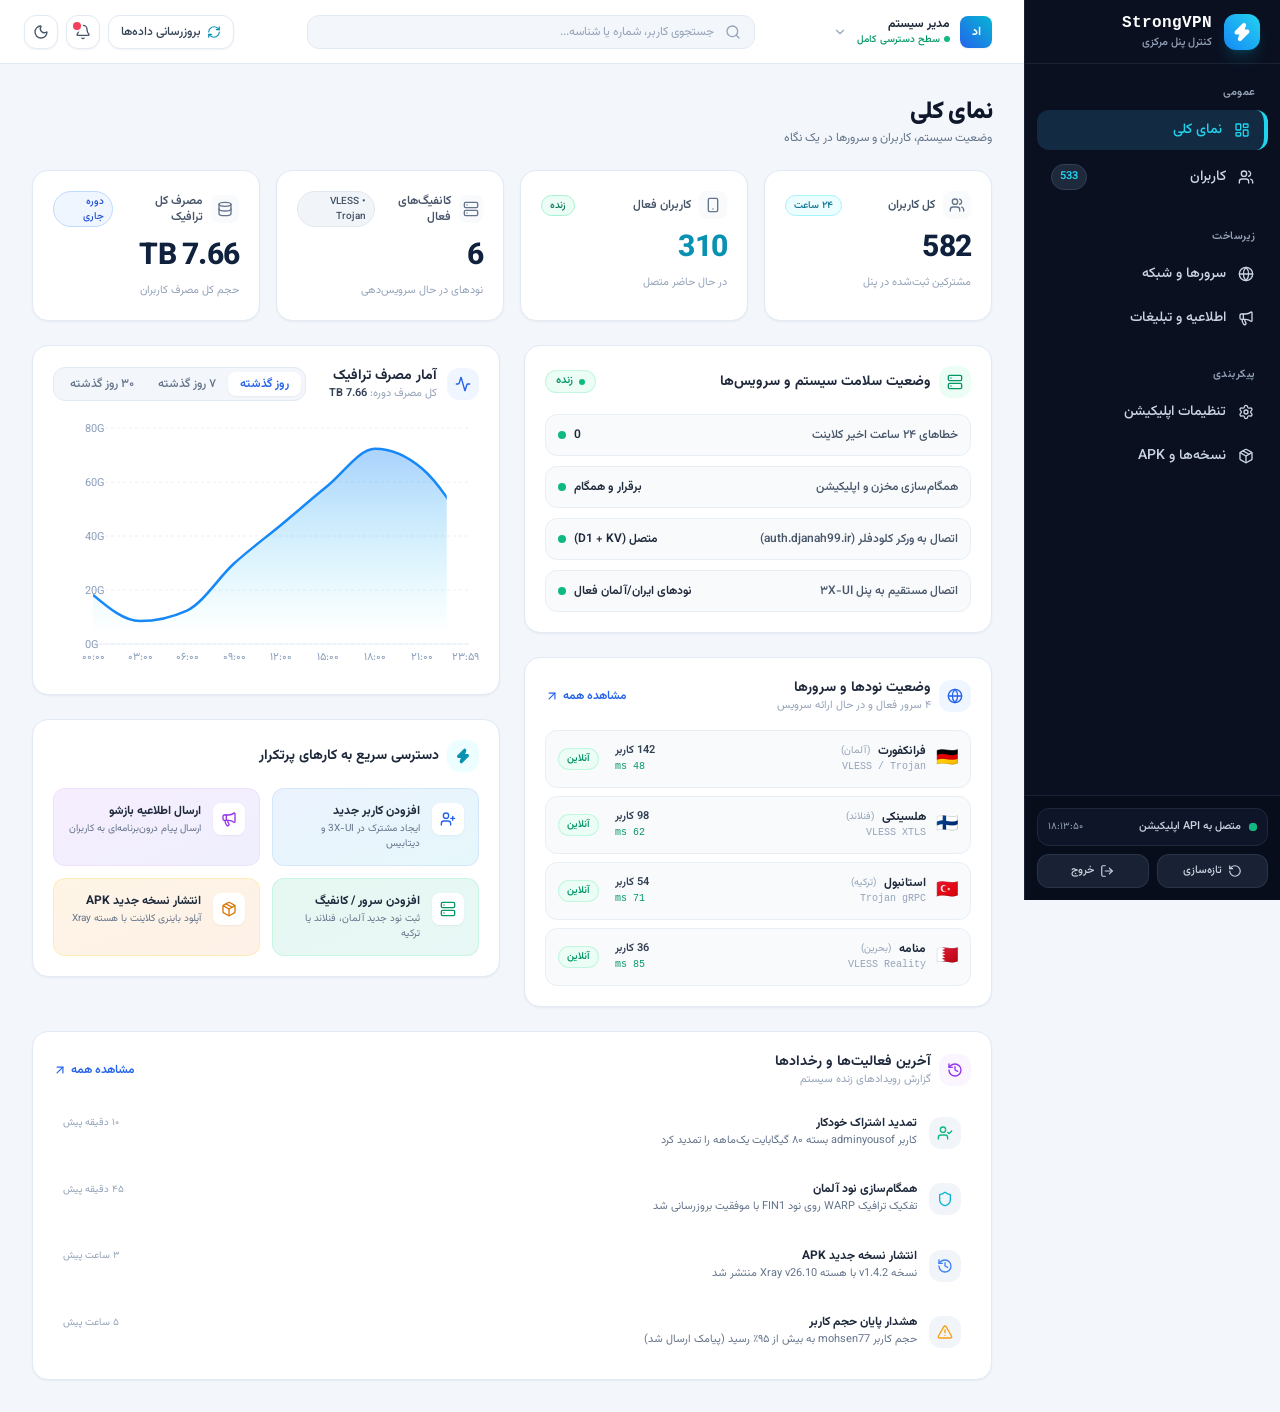
<file: index.html>
<!DOCTYPE html>
<html lang="fa" dir="rtl">
  <head>
    <meta charset="UTF-8" />
    <link rel="icon" type="image/svg+xml" href="data:image/svg+xml,<svg xmlns='http://www.w3.org/2000/svg' viewBox='0 0 24 24' fill='%231688F8'><path d='M13 2L3 14h9l-1 8 10-12h-9l1-8z'/></svg>" />
    <meta name="viewport" content="width=device-width, initial-scale=1.0" />
    <title>StrongVPN — کنترل پنل مرکزی</title>
    <link rel="preconnect" href="https://fonts.googleapis.com">
    <link rel="preconnect" href="https://fonts.gstatic.com" crossorigin>
    <link href="https://fonts.googleapis.com/css2?family=Vazirmatn:wght@300;400;500;600;700;800;900&display=swap" rel="stylesheet">
    <script type="module" crossorigin src="./assets/index-CDmCdcFm.js"></script>
    <link rel="modulepreload" crossorigin href="./assets/vendor-Bwjirtq8.js">
    <link rel="modulepreload" crossorigin href="./assets/icons-CkeJH13p.js">
    <link rel="modulepreload" crossorigin href="./assets/charts-DTP-sjVN.js">
    <link rel="stylesheet" crossorigin href="./assets/index-a2dIu2rL.css">
  </head>
  <body class="bg-[#F3F6FB] dark:bg-[#071426] text-[#10213D] dark:text-[#F1F6FF] font-sans antialiased min-h-screen selection:bg-brand-blue selection:text-white">
    <div id="root"></div>
  </body>
</html>
</file>
<file: assets/index-a2dIu2rL.css>
*,:before,:after{--tw-border-spacing-x: 0;--tw-border-spacing-y: 0;--tw-translate-x: 0;--tw-translate-y: 0;--tw-rotate: 0;--tw-skew-x: 0;--tw-skew-y: 0;--tw-scale-x: 1;--tw-scale-y: 1;--tw-pan-x: ;--tw-pan-y: ;--tw-pinch-zoom: ;--tw-scroll-snap-strictness: proximity;--tw-gradient-from-position: ;--tw-gradient-via-position: ;--tw-gradient-to-position: ;--tw-ordinal: ;--tw-slashed-zero: ;--tw-numeric-figure: ;--tw-numeric-spacing: ;--tw-numeric-fraction: ;--tw-ring-inset: ;--tw-ring-offset-width: 0px;--tw-ring-offset-color: #fff;--tw-ring-color: rgb(59 130 246 / .5);--tw-ring-offset-shadow: 0 0 #0000;--tw-ring-shadow: 0 0 #0000;--tw-shadow: 0 0 #0000;--tw-shadow-colored: 0 0 #0000;--tw-blur: ;--tw-brightness: ;--tw-contrast: ;--tw-grayscale: ;--tw-hue-rotate: ;--tw-invert: ;--tw-saturate: ;--tw-sepia: ;--tw-drop-shadow: ;--tw-backdrop-blur: ;--tw-backdrop-brightness: ;--tw-backdrop-contrast: ;--tw-backdrop-grayscale: ;--tw-backdrop-hue-rotate: ;--tw-backdrop-invert: ;--tw-backdrop-opacity: ;--tw-backdrop-saturate: ;--tw-backdrop-sepia: ;--tw-contain-size: ;--tw-contain-layout: ;--tw-contain-paint: ;--tw-contain-style: }::backdrop{--tw-border-spacing-x: 0;--tw-border-spacing-y: 0;--tw-translate-x: 0;--tw-translate-y: 0;--tw-rotate: 0;--tw-skew-x: 0;--tw-skew-y: 0;--tw-scale-x: 1;--tw-scale-y: 1;--tw-pan-x: ;--tw-pan-y: ;--tw-pinch-zoom: ;--tw-scroll-snap-strictness: proximity;--tw-gradient-from-position: ;--tw-gradient-via-position: ;--tw-gradient-to-position: ;--tw-ordinal: ;--tw-slashed-zero: ;--tw-numeric-figure: ;--tw-numeric-spacing: ;--tw-numeric-fraction: ;--tw-ring-inset: ;--tw-ring-offset-width: 0px;--tw-ring-offset-color: #fff;--tw-ring-color: rgb(59 130 246 / .5);--tw-ring-offset-shadow: 0 0 #0000;--tw-ring-shadow: 0 0 #0000;--tw-shadow: 0 0 #0000;--tw-shadow-colored: 0 0 #0000;--tw-blur: ;--tw-brightness: ;--tw-contrast: ;--tw-grayscale: ;--tw-hue-rotate: ;--tw-invert: ;--tw-saturate: ;--tw-sepia: ;--tw-drop-shadow: ;--tw-backdrop-blur: ;--tw-backdrop-brightness: ;--tw-backdrop-contrast: ;--tw-backdrop-grayscale: ;--tw-backdrop-hue-rotate: ;--tw-backdrop-invert: ;--tw-backdrop-opacity: ;--tw-backdrop-saturate: ;--tw-backdrop-sepia: ;--tw-contain-size: ;--tw-contain-layout: ;--tw-contain-paint: ;--tw-contain-style: }*,:before,:after{box-sizing:border-box;border-width:0;border-style:solid;border-color:#e5e7eb}:before,:after{--tw-content: ""}html,:host{line-height:1.5;-webkit-text-size-adjust:100%;-moz-tab-size:4;-o-tab-size:4;tab-size:4;font-family:Vazirmatn,system-ui,sans-serif;font-feature-settings:normal;font-variation-settings:normal;-webkit-tap-highlight-color:transparent}body{margin:0;line-height:inherit}hr{height:0;color:inherit;border-top-width:1px}abbr:where([title]){-webkit-text-decoration:underline dotted;text-decoration:underline dotted}h1,h2,h3,h4,h5,h6{font-size:inherit;font-weight:inherit}a{color:inherit;text-decoration:inherit}b,strong{font-weight:bolder}code,kbd,samp,pre{font-family:ui-monospace,SFMono-Regular,Menlo,Monaco,Consolas,Liberation Mono,Courier New,monospace;font-feature-settings:normal;font-variation-settings:normal;font-size:1em}small{font-size:80%}sub,sup{font-size:75%;line-height:0;position:relative;vertical-align:baseline}sub{bottom:-.25em}sup{top:-.5em}table{text-indent:0;border-color:inherit;border-collapse:collapse}button,input,optgroup,select,textarea{font-family:inherit;font-feature-settings:inherit;font-variation-settings:inherit;font-size:100%;font-weight:inherit;line-height:inherit;letter-spacing:inherit;color:inherit;margin:0;padding:0}button,select{text-transform:none}button,input:where([type=button]),input:where([type=reset]),input:where([type=submit]){-webkit-appearance:button;background-color:transparent;background-image:none}:-moz-focusring{outline:auto}:-moz-ui-invalid{box-shadow:none}progress{vertical-align:baseline}::-webkit-inner-spin-button,::-webkit-outer-spin-button{height:auto}[type=search]{-webkit-appearance:textfield;outline-offset:-2px}::-webkit-search-decoration{-webkit-appearance:none}::-webkit-file-upload-button{-webkit-appearance:button;font:inherit}summary{display:list-item}blockquote,dl,dd,h1,h2,h3,h4,h5,h6,hr,figure,p,pre{margin:0}fieldset{margin:0;padding:0}legend{padding:0}ol,ul,menu{list-style:none;margin:0;padding:0}dialog{padding:0}textarea{resize:vertical}input::-moz-placeholder,textarea::-moz-placeholder{opacity:1;color:#9ca3af}input::placeholder,textarea::placeholder{opacity:1;color:#9ca3af}button,[role=button]{cursor:pointer}:disabled{cursor:default}img,svg,video,canvas,audio,iframe,embed,object{display:block;vertical-align:middle}img,video{max-width:100%;height:auto}[hidden]:where(:not([hidden=until-found])){display:none}body{direction:rtl;text-align:right}.container{width:100%}@media (min-width: 640px){.container{max-width:640px}}@media (min-width: 768px){.container{max-width:768px}}@media (min-width: 1024px){.container{max-width:1024px}}@media (min-width: 1280px){.container{max-width:1280px}}@media (min-width: 1536px){.container{max-width:1536px}}.pointer-events-none{pointer-events:none}.fixed{position:fixed}.absolute{position:absolute}.relative{position:relative}.sticky{position:sticky}.inset-0{top:0;right:0;bottom:0;left:0}.bottom-0{bottom:0}.left-0{left:0}.left-1\.5{left:.375rem}.right-0{right:0}.right-0\.5{right:.125rem}.right-3{right:.75rem}.right-3\.5{right:.875rem}.right-4{right:1rem}.top-0{top:0}.top-0\.5{top:.125rem}.top-1\.5{top:.375rem}.top-1\/2{top:50%}.z-30{z-index:30}.z-40{z-index:40}.z-50{z-index:50}.col-span-2{grid-column:span 2 / span 2}.mx-auto{margin-left:auto;margin-right:auto}.mb-0\.5{margin-bottom:.125rem}.mb-1{margin-bottom:.25rem}.mb-1\.5{margin-bottom:.375rem}.mb-2{margin-bottom:.5rem}.mb-3{margin-bottom:.75rem}.mb-4{margin-bottom:1rem}.mb-6{margin-bottom:1.5rem}.mt-0\.5{margin-top:.125rem}.mt-1{margin-top:.25rem}.mt-1\.5{margin-top:.375rem}.mt-2{margin-top:.5rem}.line-clamp-1{overflow:hidden;display:-webkit-box;-webkit-box-orient:vertical;-webkit-line-clamp:1}.line-clamp-2{overflow:hidden;display:-webkit-box;-webkit-box-orient:vertical;-webkit-line-clamp:2}.block{display:block}.inline-block{display:inline-block}.flex{display:flex}.inline-flex{display:inline-flex}.table{display:table}.grid{display:grid}.hidden{display:none}.h-1\.5{height:.375rem}.h-12{height:3rem}.h-16{height:4rem}.h-2{height:.5rem}.h-3{height:.75rem}.h-3\.5{height:.875rem}.h-32{height:8rem}.h-4{height:1rem}.h-5{height:1.25rem}.h-6{height:1.5rem}.h-64{height:16rem}.h-7{height:1.75rem}.h-8{height:2rem}.h-9{height:2.25rem}.h-full{height:100%}.max-h-\[calc\(100vh-210px\)\]{max-height:calc(100vh - 210px)}.min-h-screen{min-height:100vh}.w-1\.5{width:.375rem}.w-12{width:3rem}.w-16{width:4rem}.w-2{width:.5rem}.w-3{width:.75rem}.w-3\.5{width:.875rem}.w-32{width:8rem}.w-4{width:1rem}.w-48{width:12rem}.w-5{width:1.25rem}.w-6{width:1.5rem}.w-64{width:16rem}.w-7{width:1.75rem}.w-72{width:18rem}.w-8{width:2rem}.w-9{width:2.25rem}.w-full{width:100%}.min-w-0{min-width:0px}.min-w-\[150px\]{min-width:150px}.min-w-\[240px\]{min-width:240px}.max-w-4xl{max-width:56rem}.max-w-7xl{max-width:80rem}.max-w-lg{max-width:32rem}.max-w-md{max-width:28rem}.flex-1{flex:1 1 0%}.shrink-0{flex-shrink:0}.-translate-y-1\/2{--tw-translate-y: -50%;transform:translate(var(--tw-translate-x),var(--tw-translate-y)) rotate(var(--tw-rotate)) skew(var(--tw-skew-x)) skewY(var(--tw-skew-y)) scaleX(var(--tw-scale-x)) scaleY(var(--tw-scale-y))}.translate-x-0{--tw-translate-x: 0px;transform:translate(var(--tw-translate-x),var(--tw-translate-y)) rotate(var(--tw-rotate)) skew(var(--tw-skew-x)) skewY(var(--tw-skew-y)) scaleX(var(--tw-scale-x)) scaleY(var(--tw-scale-y))}.translate-x-full{--tw-translate-x: 100%;transform:translate(var(--tw-translate-x),var(--tw-translate-y)) rotate(var(--tw-rotate)) skew(var(--tw-skew-x)) skewY(var(--tw-skew-y)) scaleX(var(--tw-scale-x)) scaleY(var(--tw-scale-y))}@keyframes bounce{0%,to{transform:translateY(-25%);animation-timing-function:cubic-bezier(.8,0,1,1)}50%{transform:none;animation-timing-function:cubic-bezier(0,0,.2,1)}}.animate-bounce{animation:bounce 1s infinite}@keyframes ping{75%,to{transform:scale(2);opacity:0}}.animate-ping{animation:ping 1s cubic-bezier(0,0,.2,1) infinite}@keyframes pulse{50%{opacity:.5}}.animate-pulse{animation:pulse 2s cubic-bezier(.4,0,.6,1) infinite}@keyframes spin{to{transform:rotate(360deg)}}.animate-spin{animation:spin 1s linear infinite}.select-none{-webkit-user-select:none;-moz-user-select:none;user-select:none}.grid-cols-1{grid-template-columns:repeat(1,minmax(0,1fr))}.grid-cols-2{grid-template-columns:repeat(2,minmax(0,1fr))}.grid-cols-3{grid-template-columns:repeat(3,minmax(0,1fr))}.flex-col{flex-direction:column}.flex-wrap{flex-wrap:wrap}.items-start{align-items:flex-start}.items-center{align-items:center}.justify-end{justify-content:flex-end}.justify-center{justify-content:center}.justify-between{justify-content:space-between}.gap-1{gap:.25rem}.gap-1\.5{gap:.375rem}.gap-2{gap:.5rem}.gap-2\.5{gap:.625rem}.gap-3{gap:.75rem}.gap-3\.5{gap:.875rem}.gap-4{gap:1rem}.gap-6{gap:1.5rem}.space-y-1>:not([hidden])~:not([hidden]){--tw-space-y-reverse: 0;margin-top:calc(.25rem * calc(1 - var(--tw-space-y-reverse)));margin-bottom:calc(.25rem * var(--tw-space-y-reverse))}.space-y-1\.5>:not([hidden])~:not([hidden]){--tw-space-y-reverse: 0;margin-top:calc(.375rem * calc(1 - var(--tw-space-y-reverse)));margin-bottom:calc(.375rem * var(--tw-space-y-reverse))}.space-y-2>:not([hidden])~:not([hidden]){--tw-space-y-reverse: 0;margin-top:calc(.5rem * calc(1 - var(--tw-space-y-reverse)));margin-bottom:calc(.5rem * var(--tw-space-y-reverse))}.space-y-2\.5>:not([hidden])~:not([hidden]){--tw-space-y-reverse: 0;margin-top:calc(.625rem * calc(1 - var(--tw-space-y-reverse)));margin-bottom:calc(.625rem * var(--tw-space-y-reverse))}.space-y-3>:not([hidden])~:not([hidden]){--tw-space-y-reverse: 0;margin-top:calc(.75rem * calc(1 - var(--tw-space-y-reverse)));margin-bottom:calc(.75rem * var(--tw-space-y-reverse))}.space-y-4>:not([hidden])~:not([hidden]){--tw-space-y-reverse: 0;margin-top:calc(1rem * calc(1 - var(--tw-space-y-reverse)));margin-bottom:calc(1rem * var(--tw-space-y-reverse))}.space-y-6>:not([hidden])~:not([hidden]){--tw-space-y-reverse: 0;margin-top:calc(1.5rem * calc(1 - var(--tw-space-y-reverse)));margin-bottom:calc(1.5rem * var(--tw-space-y-reverse))}.divide-y>:not([hidden])~:not([hidden]){--tw-divide-y-reverse: 0;border-top-width:calc(1px * calc(1 - var(--tw-divide-y-reverse)));border-bottom-width:calc(1px * var(--tw-divide-y-reverse))}.divide-\[\#E1EAF5\]>:not([hidden])~:not([hidden]){--tw-divide-opacity: 1;border-color:rgb(225 234 245 / var(--tw-divide-opacity, 1))}.self-start{align-self:flex-start}.overflow-hidden{overflow:hidden}.overflow-x-auto{overflow-x:auto}.overflow-y-auto{overflow-y:auto}.truncate{overflow:hidden;text-overflow:ellipsis;white-space:nowrap}.whitespace-nowrap{white-space:nowrap}.rounded{border-radius:.25rem}.rounded-2xl{border-radius:1rem}.rounded-full{border-radius:9999px}.rounded-lg{border-radius:.5rem}.rounded-md{border-radius:.375rem}.rounded-xl{border-radius:.75rem}.border{border-width:1px}.border-b{border-bottom-width:1px}.border-l{border-left-width:1px}.border-r-4{border-right-width:4px}.border-t{border-top-width:1px}.border-\[\#22D3EE\]{--tw-border-opacity: 1;border-color:rgb(34 211 238 / var(--tw-border-opacity, 1))}.border-\[\#E1EAF5\]{--tw-border-opacity: 1;border-color:rgb(225 234 245 / var(--tw-border-opacity, 1))}.border-\[\#E9EFF7\]{--tw-border-opacity: 1;border-color:rgb(233 239 247 / var(--tw-border-opacity, 1))}.border-amber-200\/50{border-color:#fde68a80}.border-blue-200{--tw-border-opacity: 1;border-color:rgb(191 219 254 / var(--tw-border-opacity, 1))}.border-blue-200\/50{border-color:#bfdbfe80}.border-blue-500{--tw-border-opacity: 1;border-color:rgb(59 130 246 / var(--tw-border-opacity, 1))}.border-cyan-200{--tw-border-opacity: 1;border-color:rgb(165 243 252 / var(--tw-border-opacity, 1))}.border-cyan-500{--tw-border-opacity: 1;border-color:rgb(6 182 212 / var(--tw-border-opacity, 1))}.border-emerald-200{--tw-border-opacity: 1;border-color:rgb(167 243 208 / var(--tw-border-opacity, 1))}.border-emerald-200\/50{border-color:#a7f3d080}.border-emerald-200\/60{border-color:#a7f3d099}.border-emerald-300{--tw-border-opacity: 1;border-color:rgb(110 231 183 / var(--tw-border-opacity, 1))}.border-purple-200\/50{border-color:#e9d5ff80}.border-purple-500{--tw-border-opacity: 1;border-color:rgb(168 85 247 / var(--tw-border-opacity, 1))}.border-rose-200{--tw-border-opacity: 1;border-color:rgb(254 205 211 / var(--tw-border-opacity, 1))}.border-slate-100{--tw-border-opacity: 1;border-color:rgb(241 245 249 / var(--tw-border-opacity, 1))}.border-slate-200{--tw-border-opacity: 1;border-color:rgb(226 232 240 / var(--tw-border-opacity, 1))}.border-slate-200\/50{border-color:#e2e8f080}.border-slate-200\/60{border-color:#e2e8f099}.border-slate-200\/80{border-color:#e2e8f0cc}.border-slate-700{--tw-border-opacity: 1;border-color:rgb(51 65 85 / var(--tw-border-opacity, 1))}.border-slate-700\/60{border-color:#33415599}.border-slate-700\/80{border-color:#334155cc}.border-slate-800{--tw-border-opacity: 1;border-color:rgb(30 41 59 / var(--tw-border-opacity, 1))}.border-slate-800\/80{border-color:#1e293bcc}.bg-\[\#070D1A\]\/60{background-color:#070d1a99}.bg-\[\#0A1020\]{--tw-bg-opacity: 1;background-color:rgb(10 16 32 / var(--tw-bg-opacity, 1))}.bg-\[\#122A42\]{--tw-bg-opacity: 1;background-color:rgb(18 42 66 / var(--tw-bg-opacity, 1))}.bg-\[\#F3F6FB\]{--tw-bg-opacity: 1;background-color:rgb(243 246 251 / var(--tw-bg-opacity, 1))}.bg-\[\#F8FAFC\]{--tw-bg-opacity: 1;background-color:rgb(248 250 252 / var(--tw-bg-opacity, 1))}.bg-amber-50{--tw-bg-opacity: 1;background-color:rgb(255 251 235 / var(--tw-bg-opacity, 1))}.bg-amber-500{--tw-bg-opacity: 1;background-color:rgb(245 158 11 / var(--tw-bg-opacity, 1))}.bg-black\/60{background-color:#0009}.bg-blue-200{--tw-bg-opacity: 1;background-color:rgb(191 219 254 / var(--tw-bg-opacity, 1))}.bg-blue-50{--tw-bg-opacity: 1;background-color:rgb(239 246 255 / var(--tw-bg-opacity, 1))}.bg-blue-600{--tw-bg-opacity: 1;background-color:rgb(37 99 235 / var(--tw-bg-opacity, 1))}.bg-cyan-50{--tw-bg-opacity: 1;background-color:rgb(236 254 255 / var(--tw-bg-opacity, 1))}.bg-cyan-500{--tw-bg-opacity: 1;background-color:rgb(6 182 212 / var(--tw-bg-opacity, 1))}.bg-cyan-500\/10{background-color:#06b6d41a}.bg-emerald-100{--tw-bg-opacity: 1;background-color:rgb(209 250 229 / var(--tw-bg-opacity, 1))}.bg-emerald-400{--tw-bg-opacity: 1;background-color:rgb(52 211 153 / var(--tw-bg-opacity, 1))}.bg-emerald-50{--tw-bg-opacity: 1;background-color:rgb(236 253 245 / var(--tw-bg-opacity, 1))}.bg-emerald-500{--tw-bg-opacity: 1;background-color:rgb(16 185 129 / var(--tw-bg-opacity, 1))}.bg-purple-50{--tw-bg-opacity: 1;background-color:rgb(250 245 255 / var(--tw-bg-opacity, 1))}.bg-rose-50{--tw-bg-opacity: 1;background-color:rgb(255 241 242 / var(--tw-bg-opacity, 1))}.bg-rose-500{--tw-bg-opacity: 1;background-color:rgb(244 63 94 / var(--tw-bg-opacity, 1))}.bg-slate-100{--tw-bg-opacity: 1;background-color:rgb(241 245 249 / var(--tw-bg-opacity, 1))}.bg-slate-300{--tw-bg-opacity: 1;background-color:rgb(203 213 225 / var(--tw-bg-opacity, 1))}.bg-slate-400{--tw-bg-opacity: 1;background-color:rgb(148 163 184 / var(--tw-bg-opacity, 1))}.bg-slate-50{--tw-bg-opacity: 1;background-color:rgb(248 250 252 / var(--tw-bg-opacity, 1))}.bg-slate-800{--tw-bg-opacity: 1;background-color:rgb(30 41 59 / var(--tw-bg-opacity, 1))}.bg-slate-800\/80{background-color:#1e293bcc}.bg-slate-900{--tw-bg-opacity: 1;background-color:rgb(15 23 42 / var(--tw-bg-opacity, 1))}.bg-slate-900\/90{background-color:#0f172ae6}.bg-white{--tw-bg-opacity: 1;background-color:rgb(255 255 255 / var(--tw-bg-opacity, 1))}.bg-white\/70{background-color:#ffffffb3}.bg-gradient-to-br{background-image:linear-gradient(to bottom right,var(--tw-gradient-stops))}.bg-gradient-to-r{background-image:linear-gradient(to right,var(--tw-gradient-stops))}.bg-gradient-to-tr{background-image:linear-gradient(to top right,var(--tw-gradient-stops))}.from-\[\#1688F8\]{--tw-gradient-from: #1688F8 var(--tw-gradient-from-position);--tw-gradient-to: rgb(22 136 248 / 0) var(--tw-gradient-to-position);--tw-gradient-stops: var(--tw-gradient-from), var(--tw-gradient-to)}.from-amber-500\/10{--tw-gradient-from: rgb(245 158 11 / .1) var(--tw-gradient-from-position);--tw-gradient-to: rgb(245 158 11 / 0) var(--tw-gradient-to-position);--tw-gradient-stops: var(--tw-gradient-from), var(--tw-gradient-to)}.from-amber-600{--tw-gradient-from: #d97706 var(--tw-gradient-from-position);--tw-gradient-to: rgb(217 119 6 / 0) var(--tw-gradient-to-position);--tw-gradient-stops: var(--tw-gradient-from), var(--tw-gradient-to)}.from-blue-500\/10{--tw-gradient-from: rgb(59 130 246 / .1) var(--tw-gradient-from-position);--tw-gradient-to: rgb(59 130 246 / 0) var(--tw-gradient-to-position);--tw-gradient-stops: var(--tw-gradient-from), var(--tw-gradient-to)}.from-blue-600{--tw-gradient-from: #2563eb var(--tw-gradient-from-position);--tw-gradient-to: rgb(37 99 235 / 0) var(--tw-gradient-to-position);--tw-gradient-stops: var(--tw-gradient-from), var(--tw-gradient-to)}.from-emerald-500\/10{--tw-gradient-from: rgb(16 185 129 / .1) var(--tw-gradient-from-position);--tw-gradient-to: rgb(16 185 129 / 0) var(--tw-gradient-to-position);--tw-gradient-stops: var(--tw-gradient-from), var(--tw-gradient-to)}.from-purple-500\/10{--tw-gradient-from: rgb(168 85 247 / .1) var(--tw-gradient-from-position);--tw-gradient-to: rgb(168 85 247 / 0) var(--tw-gradient-to-position);--tw-gradient-stops: var(--tw-gradient-from), var(--tw-gradient-to)}.from-purple-600{--tw-gradient-from: #9333ea var(--tw-gradient-from-position);--tw-gradient-to: rgb(147 51 234 / 0) var(--tw-gradient-to-position);--tw-gradient-stops: var(--tw-gradient-from), var(--tw-gradient-to)}.from-teal-500{--tw-gradient-from: #14b8a6 var(--tw-gradient-from-position);--tw-gradient-to: rgb(20 184 166 / 0) var(--tw-gradient-to-position);--tw-gradient-stops: var(--tw-gradient-from), var(--tw-gradient-to)}.from-white{--tw-gradient-from: #fff var(--tw-gradient-from-position);--tw-gradient-to: rgb(255 255 255 / 0) var(--tw-gradient-to-position);--tw-gradient-stops: var(--tw-gradient-from), var(--tw-gradient-to)}.to-\[\#22D3EE\]{--tw-gradient-to: #22D3EE var(--tw-gradient-to-position)}.to-blue-50\/50{--tw-gradient-to: rgb(239 246 255 / .5) var(--tw-gradient-to-position)}.to-cyan-500{--tw-gradient-to: #06b6d4 var(--tw-gradient-to-position)}.to-cyan-500\/10{--tw-gradient-to: rgb(6 182 212 / .1) var(--tw-gradient-to-position)}.to-indigo-500\/10{--tw-gradient-to: rgb(99 102 241 / .1) var(--tw-gradient-to-position)}.to-indigo-600{--tw-gradient-to: #4f46e5 var(--tw-gradient-to-position)}.to-orange-500{--tw-gradient-to: #f97316 var(--tw-gradient-to-position)}.to-orange-500\/10{--tw-gradient-to: rgb(249 115 22 / .1) var(--tw-gradient-to-position)}.to-teal-500\/10{--tw-gradient-to: rgb(20 184 166 / .1) var(--tw-gradient-to-position)}.fill-current{fill:currentColor}.fill-white{fill:#fff}.p-1{padding:.25rem}.p-1\.5{padding:.375rem}.p-2{padding:.5rem}.p-2\.5{padding:.625rem}.p-3{padding:.75rem}.p-3\.5{padding:.875rem}.p-4{padding:1rem}.p-5{padding:1.25rem}.p-6{padding:1.5rem}.px-1\.5{padding-left:.375rem;padding-right:.375rem}.px-2{padding-left:.5rem;padding-right:.5rem}.px-2\.5{padding-left:.625rem;padding-right:.625rem}.px-3{padding-left:.75rem;padding-right:.75rem}.px-3\.5{padding-left:.875rem;padding-right:.875rem}.px-4{padding-left:1rem;padding-right:1rem}.px-5{padding-left:1.25rem;padding-right:1.25rem}.px-6{padding-left:1.5rem;padding-right:1.5rem}.py-0\.5{padding-top:.125rem;padding-bottom:.125rem}.py-1{padding-top:.25rem;padding-bottom:.25rem}.py-1\.5{padding-top:.375rem;padding-bottom:.375rem}.py-12{padding-top:3rem;padding-bottom:3rem}.py-2{padding-top:.5rem;padding-bottom:.5rem}.py-2\.5{padding-top:.625rem;padding-bottom:.625rem}.py-3{padding-top:.75rem;padding-bottom:.75rem}.py-3\.5{padding-top:.875rem;padding-bottom:.875rem}.py-4{padding-top:1rem;padding-bottom:1rem}.pb-1{padding-bottom:.25rem}.pb-2{padding-bottom:.5rem}.pb-3{padding-bottom:.75rem}.pl-4{padding-left:1rem}.pr-10{padding-right:2.5rem}.pr-2{padding-right:.5rem}.pr-9{padding-right:2.25rem}.pt-2{padding-top:.5rem}.pt-4{padding-top:1rem}.text-left{text-align:left}.text-center{text-align:center}.text-right{text-align:right}.align-middle{vertical-align:middle}.font-mono{font-family:ui-monospace,SFMono-Regular,Menlo,Monaco,Consolas,Liberation Mono,Courier New,monospace}.font-sans{font-family:Vazirmatn,system-ui,sans-serif}.text-2xl{font-size:1.5rem;line-height:2rem}.text-3xl{font-size:1.875rem;line-height:2.25rem}.text-\[10px\]{font-size:10px}.text-\[11px\]{font-size:11px}.text-base{font-size:1rem;line-height:1.5rem}.text-lg{font-size:1.125rem;line-height:1.75rem}.text-sm{font-size:.875rem;line-height:1.25rem}.text-xl{font-size:1.25rem;line-height:1.75rem}.text-xs{font-size:.75rem;line-height:1rem}.font-black{font-weight:900}.font-bold{font-weight:700}.font-extrabold{font-weight:800}.font-medium{font-weight:500}.font-normal{font-weight:400}.font-semibold{font-weight:600}.leading-none{line-height:1}.leading-normal{line-height:1.5}.leading-relaxed{line-height:1.625}.leading-tight{line-height:1.25}.tracking-tight{letter-spacing:-.025em}.tracking-wide{letter-spacing:.025em}.tracking-wider{letter-spacing:.05em}.text-\[\#10213D\]{--tw-text-opacity: 1;color:rgb(16 33 61 / var(--tw-text-opacity, 1))}.text-\[\#22D3EE\]{--tw-text-opacity: 1;color:rgb(34 211 238 / var(--tw-text-opacity, 1))}.text-amber-400{--tw-text-opacity: 1;color:rgb(251 191 36 / var(--tw-text-opacity, 1))}.text-amber-500{--tw-text-opacity: 1;color:rgb(245 158 11 / var(--tw-text-opacity, 1))}.text-amber-600{--tw-text-opacity: 1;color:rgb(217 119 6 / var(--tw-text-opacity, 1))}.text-amber-800{--tw-text-opacity: 1;color:rgb(146 64 14 / var(--tw-text-opacity, 1))}.text-blue-500{--tw-text-opacity: 1;color:rgb(59 130 246 / var(--tw-text-opacity, 1))}.text-blue-600{--tw-text-opacity: 1;color:rgb(37 99 235 / var(--tw-text-opacity, 1))}.text-blue-700{--tw-text-opacity: 1;color:rgb(29 78 216 / var(--tw-text-opacity, 1))}.text-blue-800{--tw-text-opacity: 1;color:rgb(30 64 175 / var(--tw-text-opacity, 1))}.text-cyan-300{--tw-text-opacity: 1;color:rgb(103 232 249 / var(--tw-text-opacity, 1))}.text-cyan-400{--tw-text-opacity: 1;color:rgb(34 211 238 / var(--tw-text-opacity, 1))}.text-cyan-500{--tw-text-opacity: 1;color:rgb(6 182 212 / var(--tw-text-opacity, 1))}.text-cyan-600{--tw-text-opacity: 1;color:rgb(8 145 178 / var(--tw-text-opacity, 1))}.text-cyan-700{--tw-text-opacity: 1;color:rgb(14 116 144 / var(--tw-text-opacity, 1))}.text-emerald-500{--tw-text-opacity: 1;color:rgb(16 185 129 / var(--tw-text-opacity, 1))}.text-emerald-600{--tw-text-opacity: 1;color:rgb(5 150 105 / var(--tw-text-opacity, 1))}.text-emerald-700{--tw-text-opacity: 1;color:rgb(4 120 87 / var(--tw-text-opacity, 1))}.text-emerald-800{--tw-text-opacity: 1;color:rgb(6 95 70 / var(--tw-text-opacity, 1))}.text-purple-500{--tw-text-opacity: 1;color:rgb(168 85 247 / var(--tw-text-opacity, 1))}.text-purple-600{--tw-text-opacity: 1;color:rgb(147 51 234 / var(--tw-text-opacity, 1))}.text-purple-700{--tw-text-opacity: 1;color:rgb(126 34 206 / var(--tw-text-opacity, 1))}.text-rose-500{--tw-text-opacity: 1;color:rgb(244 63 94 / var(--tw-text-opacity, 1))}.text-rose-600{--tw-text-opacity: 1;color:rgb(225 29 72 / var(--tw-text-opacity, 1))}.text-slate-200{--tw-text-opacity: 1;color:rgb(226 232 240 / var(--tw-text-opacity, 1))}.text-slate-300{--tw-text-opacity: 1;color:rgb(203 213 225 / var(--tw-text-opacity, 1))}.text-slate-400{--tw-text-opacity: 1;color:rgb(148 163 184 / var(--tw-text-opacity, 1))}.text-slate-500{--tw-text-opacity: 1;color:rgb(100 116 139 / var(--tw-text-opacity, 1))}.text-slate-600{--tw-text-opacity: 1;color:rgb(71 85 105 / var(--tw-text-opacity, 1))}.text-slate-700{--tw-text-opacity: 1;color:rgb(51 65 85 / var(--tw-text-opacity, 1))}.text-slate-800{--tw-text-opacity: 1;color:rgb(30 41 59 / var(--tw-text-opacity, 1))}.text-slate-900{--tw-text-opacity: 1;color:rgb(15 23 42 / var(--tw-text-opacity, 1))}.text-white{--tw-text-opacity: 1;color:rgb(255 255 255 / var(--tw-text-opacity, 1))}.antialiased{-webkit-font-smoothing:antialiased;-moz-osx-font-smoothing:grayscale}.placeholder-slate-400::-moz-placeholder{--tw-placeholder-opacity: 1;color:rgb(148 163 184 / var(--tw-placeholder-opacity, 1))}.placeholder-slate-400::placeholder{--tw-placeholder-opacity: 1;color:rgb(148 163 184 / var(--tw-placeholder-opacity, 1))}.opacity-70{opacity:.7}.opacity-75{opacity:.75}.shadow-2xl{--tw-shadow: 0 25px 50px -12px rgb(0 0 0 / .25);--tw-shadow-colored: 0 25px 50px -12px var(--tw-shadow-color);box-shadow:var(--tw-ring-offset-shadow, 0 0 #0000),var(--tw-ring-shadow, 0 0 #0000),var(--tw-shadow)}.shadow-lg{--tw-shadow: 0 10px 15px -3px rgb(0 0 0 / .1), 0 4px 6px -4px rgb(0 0 0 / .1);--tw-shadow-colored: 0 10px 15px -3px var(--tw-shadow-color), 0 4px 6px -4px var(--tw-shadow-color);box-shadow:var(--tw-ring-offset-shadow, 0 0 #0000),var(--tw-ring-shadow, 0 0 #0000),var(--tw-shadow)}.shadow-md{--tw-shadow: 0 4px 6px -1px rgb(0 0 0 / .1), 0 2px 4px -2px rgb(0 0 0 / .1);--tw-shadow-colored: 0 4px 6px -1px var(--tw-shadow-color), 0 2px 4px -2px var(--tw-shadow-color);box-shadow:var(--tw-ring-offset-shadow, 0 0 #0000),var(--tw-ring-shadow, 0 0 #0000),var(--tw-shadow)}.shadow-sm{--tw-shadow: 0 1px 2px 0 rgb(0 0 0 / .05);--tw-shadow-colored: 0 1px 2px 0 var(--tw-shadow-color);box-shadow:var(--tw-ring-offset-shadow, 0 0 #0000),var(--tw-ring-shadow, 0 0 #0000),var(--tw-shadow)}.shadow-xl{--tw-shadow: 0 20px 25px -5px rgb(0 0 0 / .1), 0 8px 10px -6px rgb(0 0 0 / .1);--tw-shadow-colored: 0 20px 25px -5px var(--tw-shadow-color), 0 8px 10px -6px var(--tw-shadow-color);box-shadow:var(--tw-ring-offset-shadow, 0 0 #0000),var(--tw-ring-shadow, 0 0 #0000),var(--tw-shadow)}.shadow-blue-500\/20{--tw-shadow-color: rgb(59 130 246 / .2);--tw-shadow: var(--tw-shadow-colored)}.shadow-cyan-500\/20{--tw-shadow-color: rgb(6 182 212 / .2);--tw-shadow: var(--tw-shadow-colored)}.ring-2{--tw-ring-offset-shadow: var(--tw-ring-inset) 0 0 0 var(--tw-ring-offset-width) var(--tw-ring-offset-color);--tw-ring-shadow: var(--tw-ring-inset) 0 0 0 calc(2px + var(--tw-ring-offset-width)) var(--tw-ring-color);box-shadow:var(--tw-ring-offset-shadow),var(--tw-ring-shadow),var(--tw-shadow, 0 0 #0000)}.ring-white{--tw-ring-opacity: 1;--tw-ring-color: rgb(255 255 255 / var(--tw-ring-opacity, 1))}.blur-2xl{--tw-blur: blur(40px);filter:var(--tw-blur) var(--tw-brightness) var(--tw-contrast) var(--tw-grayscale) var(--tw-hue-rotate) var(--tw-invert) var(--tw-saturate) var(--tw-sepia) var(--tw-drop-shadow)}.filter{filter:var(--tw-blur) var(--tw-brightness) var(--tw-contrast) var(--tw-grayscale) var(--tw-hue-rotate) var(--tw-invert) var(--tw-saturate) var(--tw-sepia) var(--tw-drop-shadow)}.backdrop-blur-sm{--tw-backdrop-blur: blur(4px);-webkit-backdrop-filter:var(--tw-backdrop-blur) var(--tw-backdrop-brightness) var(--tw-backdrop-contrast) var(--tw-backdrop-grayscale) var(--tw-backdrop-hue-rotate) var(--tw-backdrop-invert) var(--tw-backdrop-opacity) var(--tw-backdrop-saturate) var(--tw-backdrop-sepia);backdrop-filter:var(--tw-backdrop-blur) var(--tw-backdrop-brightness) var(--tw-backdrop-contrast) var(--tw-backdrop-grayscale) var(--tw-backdrop-hue-rotate) var(--tw-backdrop-invert) var(--tw-backdrop-opacity) var(--tw-backdrop-saturate) var(--tw-backdrop-sepia)}.transition{transition-property:color,background-color,border-color,text-decoration-color,fill,stroke,opacity,box-shadow,transform,filter,backdrop-filter;transition-timing-function:cubic-bezier(.4,0,.2,1);transition-duration:.15s}.transition-all{transition-property:all;transition-timing-function:cubic-bezier(.4,0,.2,1);transition-duration:.15s}.transition-colors{transition-property:color,background-color,border-color,text-decoration-color,fill,stroke;transition-timing-function:cubic-bezier(.4,0,.2,1);transition-duration:.15s}.transition-opacity{transition-property:opacity;transition-timing-function:cubic-bezier(.4,0,.2,1);transition-duration:.15s}.transition-shadow{transition-property:box-shadow;transition-timing-function:cubic-bezier(.4,0,.2,1);transition-duration:.15s}.transition-transform{transition-property:transform;transition-timing-function:cubic-bezier(.4,0,.2,1);transition-duration:.15s}.duration-150{transition-duration:.15s}.duration-200{transition-duration:.2s}.duration-300{transition-duration:.3s}.ease-in-out{transition-timing-function:cubic-bezier(.4,0,.2,1)}::-webkit-scrollbar{width:6px;height:6px}::-webkit-scrollbar-track{background:transparent}::-webkit-scrollbar-thumb{background:#94a3b84d;border-radius:4px}::-webkit-scrollbar-thumb:hover{background:#94a3b880}.dark ::-webkit-scrollbar-thumb{background:#33415580}.dark ::-webkit-scrollbar-thumb:hover{background:#334155cc}.selection\:bg-brand-blue *::-moz-selection{--tw-bg-opacity: 1;background-color:rgb(22 136 248 / var(--tw-bg-opacity, 1))}.selection\:bg-brand-blue *::selection{--tw-bg-opacity: 1;background-color:rgb(22 136 248 / var(--tw-bg-opacity, 1))}.selection\:text-white *::-moz-selection{--tw-text-opacity: 1;color:rgb(255 255 255 / var(--tw-text-opacity, 1))}.selection\:text-white *::selection{--tw-text-opacity: 1;color:rgb(255 255 255 / var(--tw-text-opacity, 1))}.selection\:bg-brand-blue::-moz-selection{--tw-bg-opacity: 1;background-color:rgb(22 136 248 / var(--tw-bg-opacity, 1))}.selection\:bg-brand-blue::selection{--tw-bg-opacity: 1;background-color:rgb(22 136 248 / var(--tw-bg-opacity, 1))}.selection\:text-white::-moz-selection{--tw-text-opacity: 1;color:rgb(255 255 255 / var(--tw-text-opacity, 1))}.selection\:text-white::selection{--tw-text-opacity: 1;color:rgb(255 255 255 / var(--tw-text-opacity, 1))}.hover\:scale-\[1\.02\]:hover{--tw-scale-x: 1.02;--tw-scale-y: 1.02;transform:translate(var(--tw-translate-x),var(--tw-translate-y)) rotate(var(--tw-rotate)) skew(var(--tw-skew-x)) skewY(var(--tw-skew-y)) scaleX(var(--tw-scale-x)) scaleY(var(--tw-scale-y))}.hover\:border-red-500\/40:hover{border-color:#ef444466}.hover\:border-slate-300:hover{--tw-border-opacity: 1;border-color:rgb(203 213 225 / var(--tw-border-opacity, 1))}.hover\:bg-blue-700:hover{--tw-bg-opacity: 1;background-color:rgb(29 78 216 / var(--tw-bg-opacity, 1))}.hover\:bg-cyan-100:hover{--tw-bg-opacity: 1;background-color:rgb(207 250 254 / var(--tw-bg-opacity, 1))}.hover\:bg-emerald-50:hover{--tw-bg-opacity: 1;background-color:rgb(236 253 245 / var(--tw-bg-opacity, 1))}.hover\:bg-red-500\/20:hover{background-color:#ef444433}.hover\:bg-rose-50:hover{--tw-bg-opacity: 1;background-color:rgb(255 241 242 / var(--tw-bg-opacity, 1))}.hover\:bg-slate-100:hover{--tw-bg-opacity: 1;background-color:rgb(241 245 249 / var(--tw-bg-opacity, 1))}.hover\:bg-slate-200:hover{--tw-bg-opacity: 1;background-color:rgb(226 232 240 / var(--tw-bg-opacity, 1))}.hover\:bg-slate-50:hover{--tw-bg-opacity: 1;background-color:rgb(248 250 252 / var(--tw-bg-opacity, 1))}.hover\:bg-slate-50\/80:hover{background-color:#f8fafccc}.hover\:bg-slate-700:hover{--tw-bg-opacity: 1;background-color:rgb(51 65 85 / var(--tw-bg-opacity, 1))}.hover\:bg-slate-800:hover{--tw-bg-opacity: 1;background-color:rgb(30 41 59 / var(--tw-bg-opacity, 1))}.hover\:bg-slate-800\/70:hover{background-color:#1e293bb3}.hover\:from-amber-700:hover{--tw-gradient-from: #b45309 var(--tw-gradient-from-position);--tw-gradient-to: rgb(180 83 9 / 0) var(--tw-gradient-to-position);--tw-gradient-stops: var(--tw-gradient-from), var(--tw-gradient-to)}.hover\:from-blue-700:hover{--tw-gradient-from: #1d4ed8 var(--tw-gradient-from-position);--tw-gradient-to: rgb(29 78 216 / 0) var(--tw-gradient-to-position);--tw-gradient-stops: var(--tw-gradient-from), var(--tw-gradient-to)}.hover\:from-purple-700:hover{--tw-gradient-from: #7e22ce var(--tw-gradient-from-position);--tw-gradient-to: rgb(126 34 206 / 0) var(--tw-gradient-to-position);--tw-gradient-stops: var(--tw-gradient-from), var(--tw-gradient-to)}.hover\:from-teal-600:hover{--tw-gradient-from: #0d9488 var(--tw-gradient-from-position);--tw-gradient-to: rgb(13 148 136 / 0) var(--tw-gradient-to-position);--tw-gradient-stops: var(--tw-gradient-from), var(--tw-gradient-to)}.hover\:to-cyan-600:hover{--tw-gradient-to: #0891b2 var(--tw-gradient-to-position)}.hover\:to-indigo-700:hover{--tw-gradient-to: #4338ca var(--tw-gradient-to-position)}.hover\:to-orange-600:hover{--tw-gradient-to: #ea580c var(--tw-gradient-to-position)}.hover\:text-cyan-500:hover{--tw-text-opacity: 1;color:rgb(6 182 212 / var(--tw-text-opacity, 1))}.hover\:text-red-400:hover{--tw-text-opacity: 1;color:rgb(248 113 113 / var(--tw-text-opacity, 1))}.hover\:text-rose-500:hover{--tw-text-opacity: 1;color:rgb(244 63 94 / var(--tw-text-opacity, 1))}.hover\:text-slate-600:hover{--tw-text-opacity: 1;color:rgb(71 85 105 / var(--tw-text-opacity, 1))}.hover\:text-slate-800:hover{--tw-text-opacity: 1;color:rgb(30 41 59 / var(--tw-text-opacity, 1))}.hover\:text-slate-900:hover{--tw-text-opacity: 1;color:rgb(15 23 42 / var(--tw-text-opacity, 1))}.hover\:text-white:hover{--tw-text-opacity: 1;color:rgb(255 255 255 / var(--tw-text-opacity, 1))}.hover\:underline:hover{text-decoration-line:underline}.hover\:shadow-md:hover{--tw-shadow: 0 4px 6px -1px rgb(0 0 0 / .1), 0 2px 4px -2px rgb(0 0 0 / .1);--tw-shadow-colored: 0 4px 6px -1px var(--tw-shadow-color), 0 2px 4px -2px var(--tw-shadow-color);box-shadow:var(--tw-ring-offset-shadow, 0 0 #0000),var(--tw-ring-shadow, 0 0 #0000),var(--tw-shadow)}.focus\:border-cyan-500:focus{--tw-border-opacity: 1;border-color:rgb(6 182 212 / var(--tw-border-opacity, 1))}.focus\:outline-none:focus{outline:2px solid transparent;outline-offset:2px}.focus\:ring-2:focus{--tw-ring-offset-shadow: var(--tw-ring-inset) 0 0 0 var(--tw-ring-offset-width) var(--tw-ring-offset-color);--tw-ring-shadow: var(--tw-ring-inset) 0 0 0 calc(2px + var(--tw-ring-offset-width)) var(--tw-ring-color);box-shadow:var(--tw-ring-offset-shadow),var(--tw-ring-shadow),var(--tw-shadow, 0 0 #0000)}.focus\:ring-blue-500:focus{--tw-ring-opacity: 1;--tw-ring-color: rgb(59 130 246 / var(--tw-ring-opacity, 1))}.focus\:ring-cyan-500\/30:focus{--tw-ring-color: rgb(6 182 212 / .3)}.focus\:ring-purple-500\/30:focus{--tw-ring-color: rgb(168 85 247 / .3)}.active\:scale-95:active{--tw-scale-x: .95;--tw-scale-y: .95;transform:translate(var(--tw-translate-x),var(--tw-translate-y)) rotate(var(--tw-rotate)) skew(var(--tw-skew-x)) skewY(var(--tw-skew-y)) scaleX(var(--tw-scale-x)) scaleY(var(--tw-scale-y))}.active\:scale-\[0\.98\]:active{--tw-scale-x: .98;--tw-scale-y: .98;transform:translate(var(--tw-translate-x),var(--tw-translate-y)) rotate(var(--tw-rotate)) skew(var(--tw-skew-x)) skewY(var(--tw-skew-y)) scaleX(var(--tw-scale-x)) scaleY(var(--tw-scale-y))}.disabled\:opacity-50:disabled{opacity:.5}.disabled\:opacity-60:disabled{opacity:.6}.group:hover .group-hover\:scale-110{--tw-scale-x: 1.1;--tw-scale-y: 1.1;transform:translate(var(--tw-translate-x),var(--tw-translate-y)) rotate(var(--tw-rotate)) skew(var(--tw-skew-x)) skewY(var(--tw-skew-y)) scaleX(var(--tw-scale-x)) scaleY(var(--tw-scale-y))}.group:hover .group-hover\:text-slate-600{--tw-text-opacity: 1;color:rgb(71 85 105 / var(--tw-text-opacity, 1))}.dark\:divide-\[\#203956\]:is(.dark *)>:not([hidden])~:not([hidden]){--tw-divide-opacity: 1;border-color:rgb(32 57 86 / var(--tw-divide-opacity, 1))}.dark\:border-\[\#1A2E44\]:is(.dark *){--tw-border-opacity: 1;border-color:rgb(26 46 68 / var(--tw-border-opacity, 1))}.dark\:border-\[\#203956\]:is(.dark *){--tw-border-opacity: 1;border-color:rgb(32 57 86 / var(--tw-border-opacity, 1))}.dark\:border-amber-800\/40:is(.dark *){border-color:#92400e66}.dark\:border-amber-900\/50:is(.dark *){border-color:#78350f80}.dark\:border-blue-800\/40:is(.dark *){border-color:#1e40af66}.dark\:border-blue-900:is(.dark *){--tw-border-opacity: 1;border-color:rgb(30 58 138 / var(--tw-border-opacity, 1))}.dark\:border-blue-900\/50:is(.dark *){border-color:#1e3a8a80}.dark\:border-cyan-800:is(.dark *){--tw-border-opacity: 1;border-color:rgb(21 94 117 / var(--tw-border-opacity, 1))}.dark\:border-cyan-800\/40:is(.dark *){border-color:#155e7566}.dark\:border-emerald-800:is(.dark *){--tw-border-opacity: 1;border-color:rgb(6 95 70 / var(--tw-border-opacity, 1))}.dark\:border-emerald-800\/40:is(.dark *){border-color:#065f4666}.dark\:border-emerald-900:is(.dark *){--tw-border-opacity: 1;border-color:rgb(6 78 59 / var(--tw-border-opacity, 1))}.dark\:border-emerald-900\/50:is(.dark *){border-color:#064e3b80}.dark\:border-purple-900\/50:is(.dark *){border-color:#581c8780}.dark\:border-rose-800:is(.dark *){--tw-border-opacity: 1;border-color:rgb(159 18 57 / var(--tw-border-opacity, 1))}.dark\:border-rose-900:is(.dark *){--tw-border-opacity: 1;border-color:rgb(136 19 55 / var(--tw-border-opacity, 1))}.dark\:border-slate-700:is(.dark *){--tw-border-opacity: 1;border-color:rgb(51 65 85 / var(--tw-border-opacity, 1))}.dark\:border-slate-700\/60:is(.dark *){border-color:#33415599}.dark\:border-slate-800:is(.dark *){--tw-border-opacity: 1;border-color:rgb(30 41 59 / var(--tw-border-opacity, 1))}.dark\:border-slate-800\/80:is(.dark *){border-color:#1e293bcc}.dark\:bg-\[\#071426\]:is(.dark *){--tw-bg-opacity: 1;background-color:rgb(7 20 38 / var(--tw-bg-opacity, 1))}.dark\:bg-\[\#0D2038\]:is(.dark *){--tw-bg-opacity: 1;background-color:rgb(13 32 56 / var(--tw-bg-opacity, 1))}.dark\:bg-\[\#112943\]:is(.dark *){--tw-bg-opacity: 1;background-color:rgb(17 41 67 / var(--tw-bg-opacity, 1))}.dark\:bg-amber-950\/30:is(.dark *){background-color:#451a034d}.dark\:bg-amber-950\/50:is(.dark *){background-color:#451a0380}.dark\:bg-blue-900:is(.dark *){--tw-bg-opacity: 1;background-color:rgb(30 58 138 / var(--tw-bg-opacity, 1))}.dark\:bg-blue-950\/40:is(.dark *){background-color:#17255466}.dark\:bg-blue-950\/50:is(.dark *){background-color:#17255480}.dark\:bg-cyan-950\/40:is(.dark *){background-color:#08334466}.dark\:bg-cyan-950\/50:is(.dark *){background-color:#08334480}.dark\:bg-emerald-950\/30:is(.dark *){background-color:#022c224d}.dark\:bg-emerald-950\/40:is(.dark *){background-color:#022c2266}.dark\:bg-emerald-950\/50:is(.dark *){background-color:#022c2280}.dark\:bg-emerald-950\/60:is(.dark *){background-color:#022c2299}.dark\:bg-purple-950\/40:is(.dark *){background-color:#3b076466}.dark\:bg-purple-950\/50:is(.dark *){background-color:#3b076480}.dark\:bg-rose-950\/40:is(.dark *){background-color:#4c051966}.dark\:bg-slate-700:is(.dark *){--tw-bg-opacity: 1;background-color:rgb(51 65 85 / var(--tw-bg-opacity, 1))}.dark\:bg-slate-800:is(.dark *){--tw-bg-opacity: 1;background-color:rgb(30 41 59 / var(--tw-bg-opacity, 1))}.dark\:bg-slate-800\/80:is(.dark *){background-color:#1e293bcc}.dark\:bg-slate-900\/60:is(.dark *){background-color:#0f172a99}.dark\:from-\[\#0D2038\]:is(.dark *){--tw-gradient-from: #0D2038 var(--tw-gradient-from-position);--tw-gradient-to: rgb(13 32 56 / 0) var(--tw-gradient-to-position);--tw-gradient-stops: var(--tw-gradient-from), var(--tw-gradient-to)}.dark\:to-\[\#112943\]:is(.dark *){--tw-gradient-to: #112943 var(--tw-gradient-to-position)}.dark\:text-\[\#F1F6FF\]:is(.dark *){--tw-text-opacity: 1;color:rgb(241 246 255 / var(--tw-text-opacity, 1))}.dark\:text-amber-300:is(.dark *){--tw-text-opacity: 1;color:rgb(252 211 77 / var(--tw-text-opacity, 1))}.dark\:text-amber-400:is(.dark *){--tw-text-opacity: 1;color:rgb(251 191 36 / var(--tw-text-opacity, 1))}.dark\:text-blue-300:is(.dark *){--tw-text-opacity: 1;color:rgb(147 197 253 / var(--tw-text-opacity, 1))}.dark\:text-blue-400:is(.dark *){--tw-text-opacity: 1;color:rgb(96 165 250 / var(--tw-text-opacity, 1))}.dark\:text-cyan-300:is(.dark *){--tw-text-opacity: 1;color:rgb(103 232 249 / var(--tw-text-opacity, 1))}.dark\:text-cyan-400:is(.dark *){--tw-text-opacity: 1;color:rgb(34 211 238 / var(--tw-text-opacity, 1))}.dark\:text-emerald-300:is(.dark *){--tw-text-opacity: 1;color:rgb(110 231 183 / var(--tw-text-opacity, 1))}.dark\:text-emerald-400:is(.dark *){--tw-text-opacity: 1;color:rgb(52 211 153 / var(--tw-text-opacity, 1))}.dark\:text-purple-300:is(.dark *){--tw-text-opacity: 1;color:rgb(216 180 254 / var(--tw-text-opacity, 1))}.dark\:text-purple-400:is(.dark *){--tw-text-opacity: 1;color:rgb(192 132 252 / var(--tw-text-opacity, 1))}.dark\:text-rose-400:is(.dark *){--tw-text-opacity: 1;color:rgb(251 113 133 / var(--tw-text-opacity, 1))}.dark\:text-slate-100:is(.dark *){--tw-text-opacity: 1;color:rgb(241 245 249 / var(--tw-text-opacity, 1))}.dark\:text-slate-200:is(.dark *){--tw-text-opacity: 1;color:rgb(226 232 240 / var(--tw-text-opacity, 1))}.dark\:text-slate-300:is(.dark *){--tw-text-opacity: 1;color:rgb(203 213 225 / var(--tw-text-opacity, 1))}.dark\:text-slate-400:is(.dark *){--tw-text-opacity: 1;color:rgb(148 163 184 / var(--tw-text-opacity, 1))}.dark\:text-white:is(.dark *){--tw-text-opacity: 1;color:rgb(255 255 255 / var(--tw-text-opacity, 1))}.dark\:ring-\[\#0D2038\]:is(.dark *){--tw-ring-opacity: 1;--tw-ring-color: rgb(13 32 56 / var(--tw-ring-opacity, 1))}.dark\:hover\:border-slate-700:hover:is(.dark *){--tw-border-opacity: 1;border-color:rgb(51 65 85 / var(--tw-border-opacity, 1))}.dark\:hover\:bg-\[\#112943\]\/50:hover:is(.dark *){background-color:#11294380}.dark\:hover\:bg-cyan-900\/50:hover:is(.dark *){background-color:#164e6380}.dark\:hover\:bg-emerald-950\/40:hover:is(.dark *){background-color:#022c2266}.dark\:hover\:bg-rose-950\/40:hover:is(.dark *){background-color:#4c051966}.dark\:hover\:bg-slate-700:hover:is(.dark *){--tw-bg-opacity: 1;background-color:rgb(51 65 85 / var(--tw-bg-opacity, 1))}.dark\:hover\:bg-slate-800:hover:is(.dark *){--tw-bg-opacity: 1;background-color:rgb(30 41 59 / var(--tw-bg-opacity, 1))}.dark\:hover\:bg-slate-800\/40:hover:is(.dark *){background-color:#1e293b66}.dark\:hover\:bg-slate-800\/50:hover:is(.dark *){background-color:#1e293b80}.dark\:hover\:bg-slate-800\/60:hover:is(.dark *){background-color:#1e293b99}.dark\:hover\:text-slate-200:hover:is(.dark *){--tw-text-opacity: 1;color:rgb(226 232 240 / var(--tw-text-opacity, 1))}.dark\:hover\:text-white:hover:is(.dark *){--tw-text-opacity: 1;color:rgb(255 255 255 / var(--tw-text-opacity, 1))}.group:hover .dark\:group-hover\:text-slate-200:is(.dark *){--tw-text-opacity: 1;color:rgb(226 232 240 / var(--tw-text-opacity, 1))}@media (min-width: 640px){.sm\:mt-0{margin-top:0}.sm\:block{display:block}.sm\:flex{display:flex}.sm\:grid-cols-2{grid-template-columns:repeat(2,minmax(0,1fr))}.sm\:grid-cols-3{grid-template-columns:repeat(3,minmax(0,1fr))}.sm\:grid-cols-4{grid-template-columns:repeat(4,minmax(0,1fr))}.sm\:flex-row{flex-direction:row}.sm\:items-center{align-items:center}.sm\:self-auto{align-self:auto}.sm\:p-6{padding:1.5rem}.sm\:px-6{padding-left:1.5rem;padding-right:1.5rem}.sm\:pb-0{padding-bottom:0}.sm\:text-2xl{font-size:1.5rem;line-height:2rem}.sm\:text-3xl{font-size:1.875rem;line-height:2.25rem}}@media (min-width: 768px){.md\:block{display:block}.md\:grid-cols-2{grid-template-columns:repeat(2,minmax(0,1fr))}.md\:flex-row{flex-direction:row}.md\:items-center{align-items:center}}@media (min-width: 1024px){.lg\:col-span-5{grid-column:span 5 / span 5}.lg\:col-span-6{grid-column:span 6 / span 6}.lg\:col-span-7{grid-column:span 7 / span 7}.lg\:mr-64{margin-right:16rem}.lg\:hidden{display:none}.lg\:translate-x-0{--tw-translate-x: 0px;transform:translate(var(--tw-translate-x),var(--tw-translate-y)) rotate(var(--tw-rotate)) skew(var(--tw-skew-x)) skewY(var(--tw-skew-y)) scaleX(var(--tw-scale-x)) scaleY(var(--tw-scale-y))}.lg\:grid-cols-12{grid-template-columns:repeat(12,minmax(0,1fr))}.lg\:grid-cols-4{grid-template-columns:repeat(4,minmax(0,1fr))}.lg\:flex-row{flex-direction:row}.lg\:items-center{align-items:center}.lg\:p-8{padding:2rem}}
</file>
